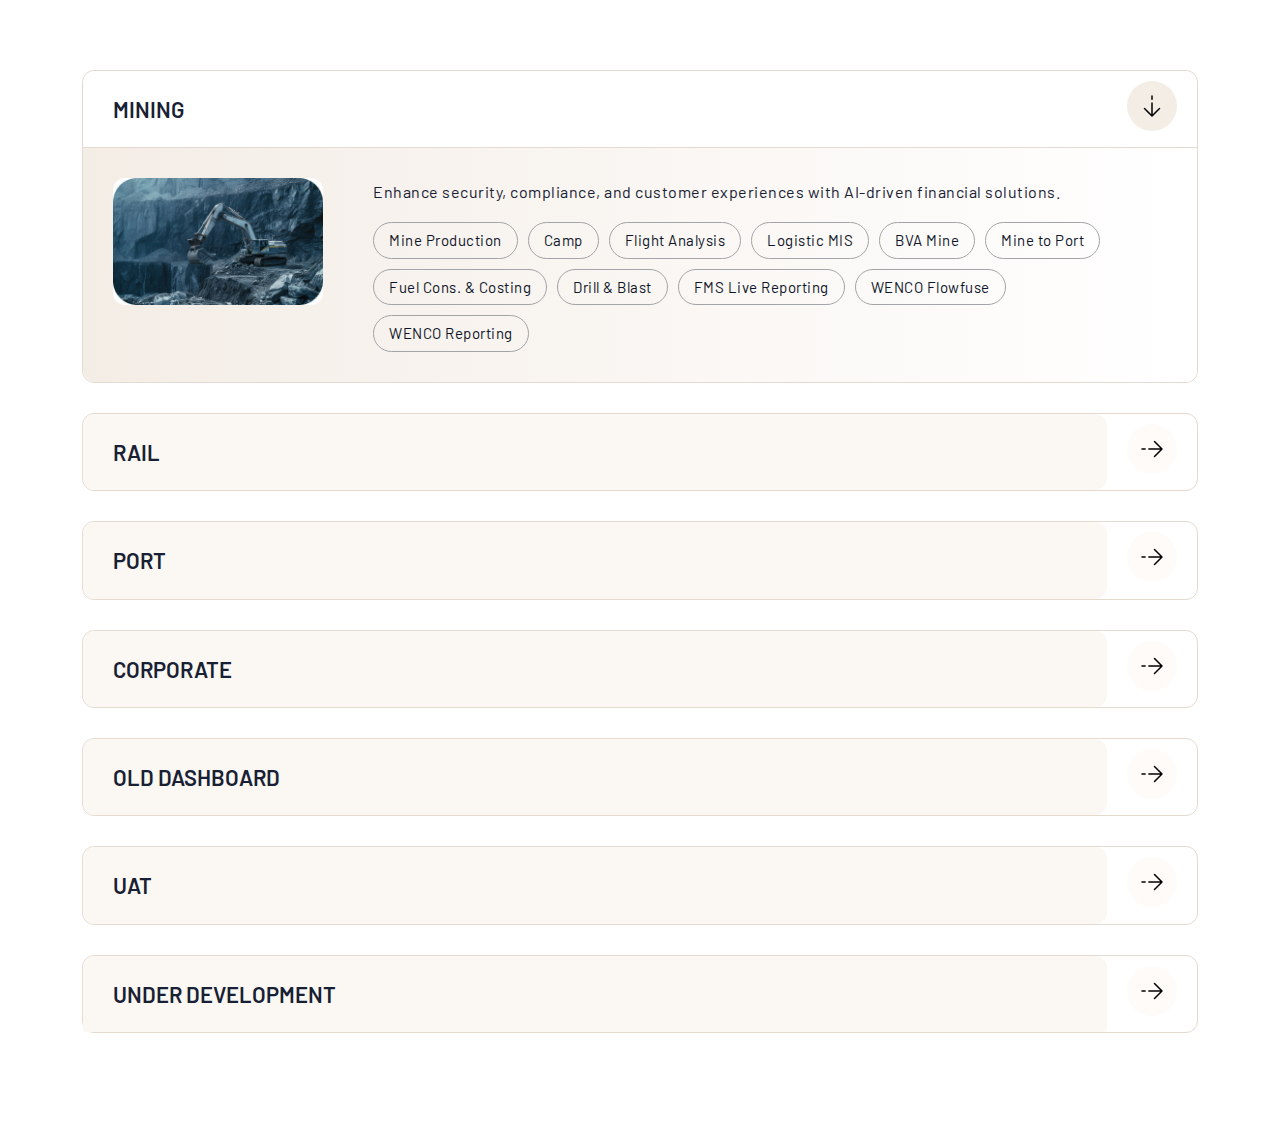
<file: index.html>
<!DOCTYPE html>
<html lang="en">
<head>
<title>Welcome to Atqor.ca New Design</title>
<meta charset="utf-8">
<meta http-equiv="X-UA-Compatible" content="IE=edge">
<meta content="width=device-width, initial-scale=1.0, maximum-scale=1.0, user-scalable=0" name="viewport">

<!--google/webkitt fonts embeddeds here-->
<link href="https://fonts.googleapis.com/css2?family=Barlow:ital,wght@0,100;0,200;0,300;0,400;0,500;0,600;0,700;0,800;0,900;1,100;1,200;1,300;1,400;1,500;1,600;1,700;1,800;1,900&display=swap" rel="stylesheet">
<!--google/webkitt fonts embeddeds here-->

<!--css styles starts-->
<link rel="stylesheet" href="css/bootstrap.min.css">
<link rel="stylesheet" type="text/css" href="css/accordion-style.css">
<!--css styles ends-->

</head>
<body data-theme="light">
<div class="page-wrap">
	
	<section class="industries-sec cf">
		<div class="container">
				<div class="accordion" id="accordion-industries">
					<div class="accordion-item">
						<h3 class="accordion-header" id="banking-finance-heading">
							<button class="accordion-button" type="button" data-bs-toggle="collapse" data-bs-target="#banking-finance-collapse" aria-expanded="true" aria-controls="banking-finance-collapse">
								Mining <i><img src="images/rgt-arrow-line.svg"></i>
							</button>
						</h3>
						<div id="banking-finance-collapse" class="accordion-collapse collapse show" aria-labelledby="banking-finance-heading" data-bs-parent="#accordion-industries">
							<div class="accordion-body">
								<div class="industry-outer">
									<div class="industries-imgs">
										<picture>
											<img src="images/min-pic.jpg" alt="AI / ML Technologies">
										</picture>
									</div>
									<div class="industries-info">
										<p>Enhance security, compliance, and customer experiences with AI-driven financial solutions.</p>
										<ul>
											<li>
												<a href="">Mine Production</a>
											</li>
											<li>
												<a href="">Camp</a>
											</li>
											<li>
												<a href="">Flight Analysis</a>
											</li>
											<li>
												<a href="">Logistic MIS</a>
											</li>
											<li>
												<a href="">BVA Mine</a>
											</li>
											<li>
												<a href="">Mine to Port</a>
											</li>
											<li>
												<a href="">Fuel Cons. & Costing</a>
											</li>
											<li>
												<a href="">Drill & Blast</a>
											</li>
											<li>
												<a href="">FMS Live Reporting</a>
											</li>
											<li>
												<a href="">WENCO Flowfuse</a>
											</li>
											<li>
												<a href="">WENCO Reporting</a>
											</li>
										</ul>
									</div>
								</div>
							</div>
						</div>
					</div>
					<div class="accordion-item">
						<h3 class="accordion-header" id="commuunication-media-heading">
							<button class="accordion-button collapsed" type="button" data-bs-toggle="collapse" data-bs-target="#commuunication-media-collapse" aria-expanded="false" aria-controls="commuunication-media-collapse">
								Rail<i><img src="images/rgt-arrow-line.svg"></i>
							</button>
						</h3>
						<div id="commuunication-media-collapse" class="accordion-collapse collapse" aria-labelledby="commuunication-media-heading" data-bs-parent="#accordion-industries">
							<div class="accordion-body">
								<div class="industry-outer">
									<div class="industries-imgs">
										<picture>
											
											<img src="images/min-pic.jpg" alt="AI / ML Technologies">
										</picture>
									</div>
									<div class="industries-info">
										<p>Transform engagement with digital solutions for content delivery and audience analytics.</p>
										<ul>
											<li>
												<a href="">Rail Operations ( Old )</a>
											</li>
											<li>
												<a href="">Rail Ops. ( New )</a>
											</li>
											<li>
												<a href="">HSQT</a>
											</li>
											<li>
												<a href="">Asset Health</a>
											</li>
											<li>
												<a href="">BVA Rail</a>
											</li>
											<li>
												<a href="">Fuel Rail</a>
											</li>
										</ul>
									</div>
								</div>
							</div>
						</div>
					</div>
					<div class="accordion-item">
						<h3 class="accordion-header" id="education-heading">
							<button class="accordion-button collapsed" type="button" data-bs-toggle="collapse" data-bs-target="#education-collapse" aria-expanded="false" aria-controls="education-collapse">
								Port <i><img src="images/rgt-arrow-line.svg"></i>
							</button>
						</h3>
						<div id="education-collapse" class="accordion-collapse collapse" aria-labelledby="education-heading" data-bs-parent="#accordion-industries">
							<div class="accordion-body">
								<div class="industry-outer">
									<div class="industries-imgs">
										<picture>
											
											<img src="images/min-pic.jpg" alt="AI / ML Technologies">
										</picture>
									</div>
									<div class="industries-info">
										<p>Empower learning with digital classrooms, AI-driven analytics, and secure cloud solutions.</p>
										<ul>
											<li>
												<a href="">Sales</a>
											</li>
											<li>
												<a href="">Finance</a>
											</li>
										</ul>
									</div>
								</div>
							</div>
						</div>
					</div>
					<div class="accordion-item">
						<h3 class="accordion-header" id="government-heading">
							<button class="accordion-button collapsed" type="button" data-bs-toggle="collapse" data-bs-target="#government-collapse" aria-expanded="false" aria-controls="government-collapse">
								Corporate <i><img src="images/rgt-arrow-line.svg"></i>
							</button>
						</h3>
						<div id="government-collapse" class="accordion-collapse collapse" aria-labelledby="government-heading" data-bs-parent="#accordion-industries">
							<div class="accordion-body">
								<div class="industry-outer">
									<div class="industries-imgs">
										<picture>
											
											<img src="images/min-pic.jpg" alt="AI / ML Technologies">
										</picture>
									</div>
									<div class="industries-info">
										<p>Modernize public services with secure, scalable, and citizen-centric digital solutions.</p>
										<ul>
											<li>
												<a href="">Commercial Dashboard</a>
											</li>
											<li>
												<a href="">PMO Dashboard</a>
											</li>
											<li>
												<a href="">Usage Metrics</a>
											</li>
											<li>
												<a href="">Information Technology</a>
											</li>
										</ul>
									</div>
								</div>
							</div>
						</div>
					</div>
					<div class="accordion-item">
						<h3 class="accordion-header" id="healthcare-heading">
							<button class="accordion-button collapsed" type="button" data-bs-toggle="collapse" data-bs-target="#healthcare-collapse" aria-expanded="false" aria-controls="healthcare-collapse">
								Old Dashboard <i><img src="images/rgt-arrow-line.svg"></i>
							</button>
						</h3>
						<div id="healthcare-collapse" class="accordion-collapse collapse" aria-labelledby="healthcare-heading" data-bs-parent="#accordion-industries">
							<div class="accordion-body">
								<div class="industry-outer">
									<div class="industries-imgs">
										<picture>
											
											<img src="images/min-pic.jpg" alt="AI / ML Technologies">
										</picture>
									</div>
									<div class="industries-info">
										<p>Improve patient care and operational efficiency with AI-powered healthcare solutions.</p>
										<ul>
											<li>
												<a href="">Production Old</a>
											</li>
											<li>
												<a href="">Flight Old</a>
											</li>
											<li>
												<a href="">Rail Operational Old</a>
											</li>
											<li>
												<a href="">Mining BVA Old</a>
											</li>
										</ul>
									</div>
								</div>
							</div>
						</div>
					</div>
					<div class="accordion-item">
						<h3 class="accordion-header" id="hospitality-heading">
							<button class="accordion-button collapsed" type="button" data-bs-toggle="collapse" data-bs-target="#hospitality-collapse" aria-expanded="false" aria-controls="hospitality-collapse">
								UAT <i><img src="images/rgt-arrow-line.svg"></i>
							</button>
						</h3>
						<div id="hospitality-collapse" class="accordion-collapse collapse" aria-labelledby="hospitality-heading" data-bs-parent="#accordion-industries">
							<div class="accordion-body">
								<div class="industry-outer">
									<div class="industries-imgs">
										<picture>
											
											<img src="images/min-pic.jpg" alt="AI / ML Technologies">
										</picture>
									</div>
									<div class="industries-info">
										<p>Elevate guest experiences with smart automation and data-driven personalization.</p>
										<ul>
											<li>
												<a href="">HR Dashboard</a>
											</li>
											<li>
												<a href="">Mine OPS KPI Card</a>
											</li>
										</ul>
									</div>
								</div>
							</div>
						</div>
					</div>
					<div class="accordion-item">
						<h3 class="accordion-header" id="manufacturing-heading">
							<button class="accordion-button collapsed" type="button" data-bs-toggle="collapse" data-bs-target="#manufacturing-collapse" aria-expanded="false" aria-controls="manufacturing-collapse">
								Under Development <i><img src="images/rgt-arrow-line.svg"></i>
							</button>
						</h3>
						<div id="manufacturing-collapse" class="accordion-collapse collapse" aria-labelledby="manufacturing-heading" data-bs-parent="#accordion-industries">
							<div class="accordion-body">
								<div class="industry-outer">
									<div class="industries-imgs">
										<picture>
											
											<img src="images/min-pic.jpg" alt="AI / ML Technologies">
										</picture>
									</div>
									<div class="industries-info">
										<p>Drive efficiency and innovation with intelligent supply chain and automation solutions.</p>
										<ul>
											<li>
												<a href="">MSC Costing</a>
											</li>
											<li>
												<a href="">Monthly India MIS</a>
											</li>
											<li>
												<a href="">CEO Daily</a>
											</li>
										</ul>
									</div>
								</div>
							</div>
						</div>
					</div>
			    </div>
		</div>
	</section>
	
</div>

<!--footer ends here--> 
<!--common jquery starts--> 
<script src="js/jquery.min.js"></script> 
<script src="js/popper.min.js"></script>
<script src="js/bootstrap.min.js"></script> 

<script>
	
</script>
</body>
</html>
</file>
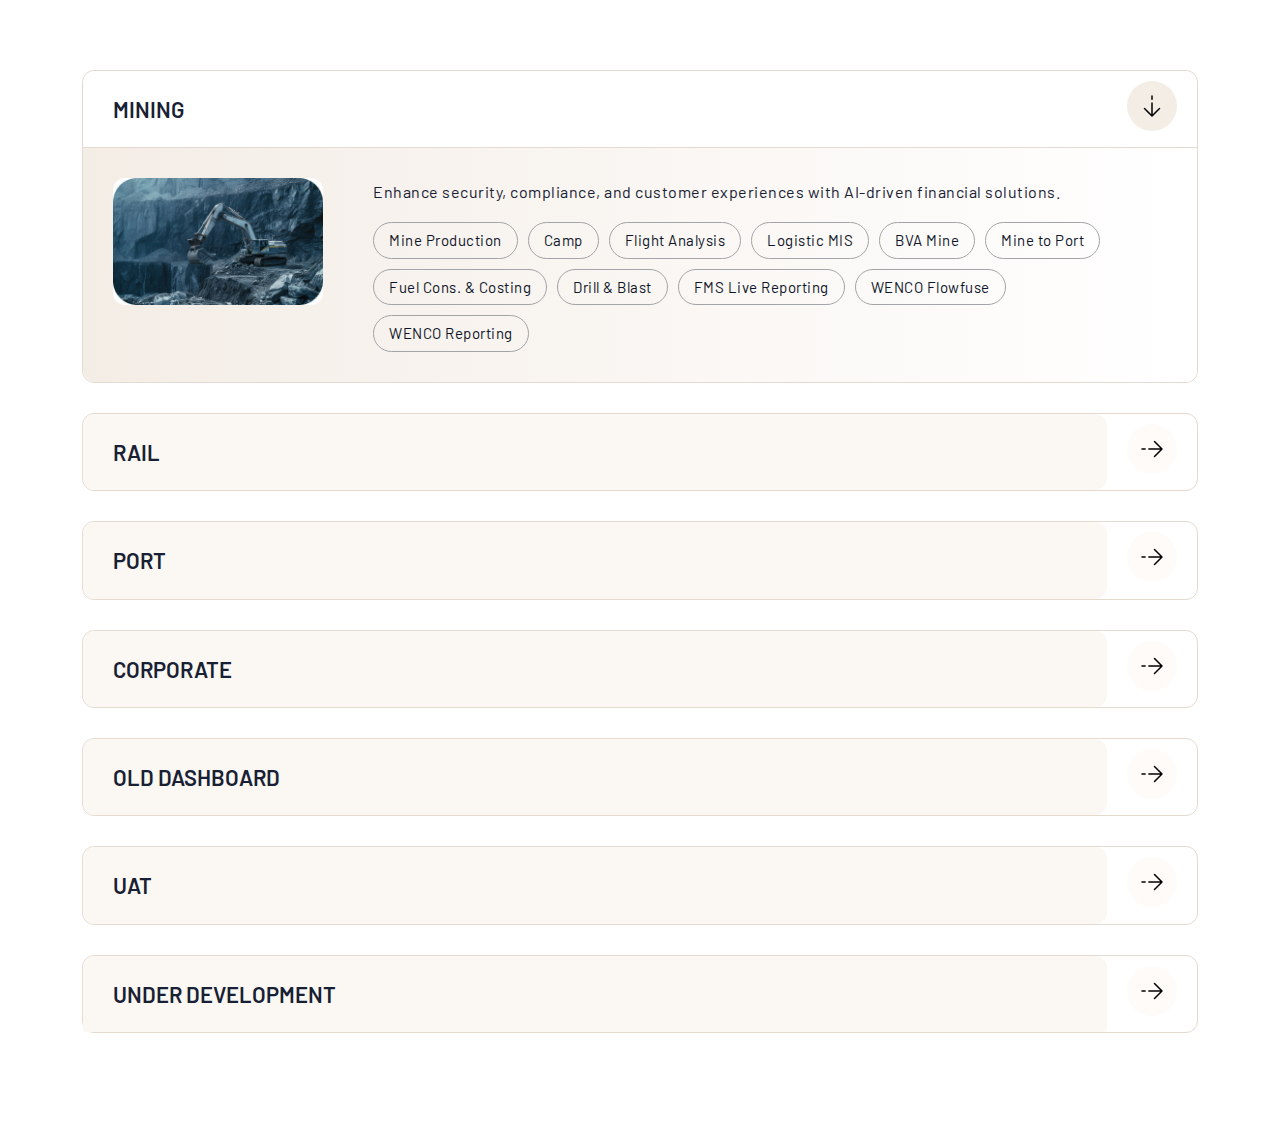
<file: accordion-html.html>
<!DOCTYPE html>
<html lang="en">
<head>
<title>Welcome to Atqor.ca New Design</title>
<meta charset="utf-8">
<meta http-equiv="X-UA-Compatible" content="IE=edge">
<meta content="width=device-width, initial-scale=1.0, maximum-scale=1.0, user-scalable=0" name="viewport">

<!--google/webkitt fonts embeddeds here-->
<link href="https://fonts.googleapis.com/css2?family=Barlow:ital,wght@0,100;0,200;0,300;0,400;0,500;0,600;0,700;0,800;0,900;1,100;1,200;1,300;1,400;1,500;1,600;1,700;1,800;1,900&display=swap" rel="stylesheet">
<!--google/webkitt fonts embeddeds here-->

<!--css styles starts-->
<link rel="stylesheet" href="css/bootstrap.min.css">
<link rel="stylesheet" type="text/css" href="css/accordion-style.css">
<!--css styles ends-->

</head>
<body data-theme="light">
<div class="page-wrap">
	
	<section class="industries-sec cf">
		<div class="container">
				<div class="accordion" id="accordion-industries">
					<div class="accordion-item">
						<h3 class="accordion-header" id="banking-finance-heading">
							<button class="accordion-button" type="button" data-bs-toggle="collapse" data-bs-target="#banking-finance-collapse" aria-expanded="true" aria-controls="banking-finance-collapse">
								Mining <i><img src="images/rgt-arrow-line.svg"></i>
							</button>
						</h3>
						<div id="banking-finance-collapse" class="accordion-collapse collapse show" aria-labelledby="banking-finance-heading" data-bs-parent="#accordion-industries">
							<div class="accordion-body">
								<div class="industry-outer">
									<div class="industries-imgs">
										<picture>
											<img src="images/min-pic.jpg" alt="AI / ML Technologies">
										</picture>
									</div>
									<div class="industries-info">
										<p>Enhance security, compliance, and customer experiences with AI-driven financial solutions.</p>
										<ul>
											<li>
												<a href="">Mine Production</a>
											</li>
											<li>
												<a href="">Camp</a>
											</li>
											<li>
												<a href="">Flight Analysis</a>
											</li>
											<li>
												<a href="">Logistic MIS</a>
											</li>
											<li>
												<a href="">BVA Mine</a>
											</li>
											<li>
												<a href="">Mine to Port</a>
											</li>
											<li>
												<a href="">Fuel Cons. & Costing</a>
											</li>
											<li>
												<a href="">Drill & Blast</a>
											</li>
											<li>
												<a href="">FMS Live Reporting</a>
											</li>
											<li>
												<a href="">WENCO Flowfuse</a>
											</li>
											<li>
												<a href="">WENCO Reporting</a>
											</li>
										</ul>
									</div>
								</div>
							</div>
						</div>
					</div>
					<div class="accordion-item">
						<h3 class="accordion-header" id="commuunication-media-heading">
							<button class="accordion-button collapsed" type="button" data-bs-toggle="collapse" data-bs-target="#commuunication-media-collapse" aria-expanded="false" aria-controls="commuunication-media-collapse">
								Rail<i><img src="images/rgt-arrow-line.svg"></i>
							</button>
						</h3>
						<div id="commuunication-media-collapse" class="accordion-collapse collapse" aria-labelledby="commuunication-media-heading" data-bs-parent="#accordion-industries">
							<div class="accordion-body">
								<div class="industry-outer">
									<div class="industries-imgs">
										<picture>
											
											<img src="images/min-pic.jpg" alt="AI / ML Technologies">
										</picture>
									</div>
									<div class="industries-info">
										<p>Transform engagement with digital solutions for content delivery and audience analytics.</p>
										<ul>
											<li>
												<a href="">Rail Operations ( Old )</a>
											</li>
											<li>
												<a href="">Rail Ops. ( New )</a>
											</li>
											<li>
												<a href="">HSQT</a>
											</li>
											<li>
												<a href="">Asset Health</a>
											</li>
											<li>
												<a href="">BVA Rail</a>
											</li>
											<li>
												<a href="">Fuel Rail</a>
											</li>
										</ul>
									</div>
								</div>
							</div>
						</div>
					</div>
					<div class="accordion-item">
						<h3 class="accordion-header" id="education-heading">
							<button class="accordion-button collapsed" type="button" data-bs-toggle="collapse" data-bs-target="#education-collapse" aria-expanded="false" aria-controls="education-collapse">
								Port <i><img src="images/rgt-arrow-line.svg"></i>
							</button>
						</h3>
						<div id="education-collapse" class="accordion-collapse collapse" aria-labelledby="education-heading" data-bs-parent="#accordion-industries">
							<div class="accordion-body">
								<div class="industry-outer">
									<div class="industries-imgs">
										<picture>
											
											<img src="images/min-pic.jpg" alt="AI / ML Technologies">
										</picture>
									</div>
									<div class="industries-info">
										<p>Empower learning with digital classrooms, AI-driven analytics, and secure cloud solutions.</p>
										<ul>
											<li>
												<a href="">Sales</a>
											</li>
											<li>
												<a href="">Finance</a>
											</li>
										</ul>
									</div>
								</div>
							</div>
						</div>
					</div>
					<div class="accordion-item">
						<h3 class="accordion-header" id="government-heading">
							<button class="accordion-button collapsed" type="button" data-bs-toggle="collapse" data-bs-target="#government-collapse" aria-expanded="false" aria-controls="government-collapse">
								Corporate <i><img src="images/rgt-arrow-line.svg"></i>
							</button>
						</h3>
						<div id="government-collapse" class="accordion-collapse collapse" aria-labelledby="government-heading" data-bs-parent="#accordion-industries">
							<div class="accordion-body">
								<div class="industry-outer">
									<div class="industries-imgs">
										<picture>
											
											<img src="images/min-pic.jpg" alt="AI / ML Technologies">
										</picture>
									</div>
									<div class="industries-info">
										<p>Modernize public services with secure, scalable, and citizen-centric digital solutions.</p>
										<ul>
											<li>
												<a href="">Commercial Dashboard</a>
											</li>
											<li>
												<a href="">PMO Dashboard</a>
											</li>
											<li>
												<a href="">Usage Metrics</a>
											</li>
											<li>
												<a href="">Information Technology</a>
											</li>
										</ul>
									</div>
								</div>
							</div>
						</div>
					</div>
					<div class="accordion-item">
						<h3 class="accordion-header" id="healthcare-heading">
							<button class="accordion-button collapsed" type="button" data-bs-toggle="collapse" data-bs-target="#healthcare-collapse" aria-expanded="false" aria-controls="healthcare-collapse">
								Old Dashboard <i><img src="images/rgt-arrow-line.svg"></i>
							</button>
						</h3>
						<div id="healthcare-collapse" class="accordion-collapse collapse" aria-labelledby="healthcare-heading" data-bs-parent="#accordion-industries">
							<div class="accordion-body">
								<div class="industry-outer">
									<div class="industries-imgs">
										<picture>
											
											<img src="images/min-pic.jpg" alt="AI / ML Technologies">
										</picture>
									</div>
									<div class="industries-info">
										<p>Improve patient care and operational efficiency with AI-powered healthcare solutions.</p>
										<ul>
											<li>
												<a href="">Production Old</a>
											</li>
											<li>
												<a href="">Flight Old</a>
											</li>
											<li>
												<a href="">Rail Operational Old</a>
											</li>
											<li>
												<a href="">Mining BVA Old</a>
											</li>
										</ul>
									</div>
								</div>
							</div>
						</div>
					</div>
					<div class="accordion-item">
						<h3 class="accordion-header" id="hospitality-heading">
							<button class="accordion-button collapsed" type="button" data-bs-toggle="collapse" data-bs-target="#hospitality-collapse" aria-expanded="false" aria-controls="hospitality-collapse">
								UAT <i><img src="images/rgt-arrow-line.svg"></i>
							</button>
						</h3>
						<div id="hospitality-collapse" class="accordion-collapse collapse" aria-labelledby="hospitality-heading" data-bs-parent="#accordion-industries">
							<div class="accordion-body">
								<div class="industry-outer">
									<div class="industries-imgs">
										<picture>
											
											<img src="images/min-pic.jpg" alt="AI / ML Technologies">
										</picture>
									</div>
									<div class="industries-info">
										<p>Elevate guest experiences with smart automation and data-driven personalization.</p>
										<ul>
											<li>
												<a href="">HR Dashboard</a>
											</li>
											<li>
												<a href="">Mine OPS KPI Card</a>
											</li>
										</ul>
									</div>
								</div>
							</div>
						</div>
					</div>
					<div class="accordion-item">
						<h3 class="accordion-header" id="manufacturing-heading">
							<button class="accordion-button collapsed" type="button" data-bs-toggle="collapse" data-bs-target="#manufacturing-collapse" aria-expanded="false" aria-controls="manufacturing-collapse">
								Under Development <i><img src="images/rgt-arrow-line.svg"></i>
							</button>
						</h3>
						<div id="manufacturing-collapse" class="accordion-collapse collapse" aria-labelledby="manufacturing-heading" data-bs-parent="#accordion-industries">
							<div class="accordion-body">
								<div class="industry-outer">
									<div class="industries-imgs">
										<picture>
											
											<img src="images/min-pic.jpg" alt="AI / ML Technologies">
										</picture>
									</div>
									<div class="industries-info">
										<p>Drive efficiency and innovation with intelligent supply chain and automation solutions.</p>
										<ul>
											<li>
												<a href="">MSC Costing</a>
											</li>
											<li>
												<a href="">Monthly India MIS</a>
											</li>
											<li>
												<a href="">CEO Daily</a>
											</li>
										</ul>
									</div>
								</div>
							</div>
						</div>
					</div>
			    </div>
		</div>
	</section>
	
</div>

<!--footer ends here--> 
<!--common jquery starts--> 
<script src="js/jquery.min.js"></script> 
<script src="js/popper.min.js"></script>
<script src="js/bootstrap.min.js"></script> 

<script>
	
</script>
</body>
</html>
</file>
<file: css/accordion-style.css>
:root {
     --ss-body-bg: #ffffff;
     --ss-black-color:  #000000;
     --ss-body-color: #182133;
     --ss-white-color: #ffffff;
     --ss-yellow-color: #F8A829;
     --blue-link-color:  #2432f0;
     --ss-paragraph: #474747;
     --ss-green-color: #00DEA3;
     --ss-client-logo-bg: #F5F5F5;
     --ss-placeholder: #898989;
     --ss-input-color: #3F4B61;
     --ss-input-border: #BCC7D2;
     --ss-footer-bg: #F2F5F6;
     --ss-header-bg: #ffffff;
     --ss-link-nav-hover: #B838A7;
     --ss-button-gradiant:  linear-gradient(180deg, rgba(22,27,136,1) 0%, rgba(56,61,188,1) 100%);
     --ss-button-hover-gradiant:  linear-gradient(180deg, rgba(56,61,188,1) 0%, rgba(22,27,136,1) 100%);
     --ss-gradient: linear-gradient(90deg, #383DBC -6.67%, #753DB0 20.75%, #B33DA3 50.45%, #DB11C0 77.87%, #FE5C5D 107.58%);
     --ss-service-gradiant-bg:    linear-gradient(86deg, rgba(255,255,255,0) 0%, rgba(255,255,255,0.5) 60%, rgba(216,235,250,0.8) 100%);
     --ss-core-service-bg:   #F5FCFF;
     --ss-client-bg: #F7F7F9;     
     --ss-innovation-color:  #E9ECFC;
     --ss-red-color:        #F20F30;
     --ss-light-gravish-bg:  #F2F2F1;
     --ss-footer-bg:         #F3F3F2;
     --ss-vertical-gradient: linear-gradient(360deg, #383DBC -6.67%, #753DB0 20.75%, #B33DA3 50.45%, #DB11C0 77.87%, #FE5C5D 107.58%);

     --ss-font-common: "Barlow", serif;
     --ss-heading-font-black: 'playfair_displayblack';
     --ss-heading-font-bold: 'playfair_displaybold';
}
 
 html, body {
     height: 100%;
     padding: 0 !important;
}
 body {
     margin: 0;
     padding: 0;
     font-family: var(--ss-font-common);
     font-size: 15px;
     color: var(--ss-body-color);
     -webkit-font-smoothing: subpixel-antialiased;
     -webkit-text-stroke: 1px transparent;
     background-color: var(--ss-body-bg);
     letter-spacing: 0.5px;
}
 .page-wrap {
     min-height: 100%;
     margin-bottom: 0px;
}
 .page-wrap:after {
     content: "";
     display: block;
}
.full-width{width: 100%;}
/*--------------General CSS---------*/
 img {
     border: 0 none;
     max-width: 100%;
     vertical-align: top;
     outline:none;
}
 a {
     outline: none;
     cursor: pointer;
     text-decoration: none;
     -ms-transition: all 0.5s ease-out 0s;
     -webkit-transition: all 0.5s ease-out 0s;
     -moz-transition: all 0.5s ease-out 0s;
     -o-transition: all 0.5s ease-out 0s;
     transition: all 0.5s ease-out 0s;
     color: var(--ss-heading-color);
}
 a:hover, a:focus {
     color: var(--ss-body-color);
     text-decoration: none;
}
 button, input[type="submit"] {
     -ms-transition: all 0.5s ease-out 0s;
     -webkit-transition: all 0.5s ease-out 0s;
     -moz-transition: all 0.5s ease-out 0s;
     -o-transition: all 0.5s ease-out 0s;
     transition: all 0.5s ease-out 0s;
}
 p {
     line-height: 20px;
     color: var(--ss-body-color);
     line-height: 24px;
}
 h1 {
     font-size: 80px;
     margin: 15px 0px;
     font-family: var(--ss-heading-font-black);
     font-weight: 600;
}
 h2 {
     font-size: 40px;
     margin: 15px 0px;
     font-family: var(--ss-heading-font-black);
     font-weight: 600;
}
 h3 {
     font-size: 24px;
     margin: 15px 0px;
     font-family: var(--ss-heading-font-black);
     font-weight: 600;
}
 h4 {
     font-size: 18px;
     margin: 15px 0px;
     font-family: var(--ss-heading-font-black);
     font-weight: 600;
}
 h5 {
     font-size: 14px;
     margin: 15px 0px;
     font-family: var(--ss-heading-font-black);
     font-weight: 600;
}
/*-----------------------main styles starts here-----------------------------------------------*/
 ul {
     margin: 0;
     padding: 0;
     list-style-type: none;
}
 label {
     font-size: 14px;
     color: var(--ss-paragraph);
     font-weight:400;
}
 input[type="text"], input[type="password"], input[type="email"], input[type="number"], textarea, select {
     border: 1px solid var(--ss-input-border);
     font-size: 18px;
     color: var(--ss-input-color);
     padding: 15px;
     width: 100%;
     -webkit-box-shadow: none;
     -webkit-appearance: none;
     font-weight: 400;
}
textarea {
     font-size: 18px !important;
 }

 input[type="text"]:focus, input[type="password"]:focus, input[type="email"]:focus, input[type="number"]:focus, textarea:focus, select:focus {
     border-color: var(--ss-heading-color);
     box-shadow: none;
     outline: none;
}
 .dark-select-control, .dark-form-control{
    border: 1px solid var(--ss-input-border);
     border-radius: 8px;
     line-height: 1;
     color: var(--ss-input-color);
     font-weight: 400;
     box-shadow: none;
     outline: 0;
     width: 100%;
     padding:12px 15px;
}
 .dark-form-control:focus{
    border-color: var(--ss-heading-color)
}
/*===================================== PLACE HOLDER CSSS START HERE ====================================*/
 input::-webkit-input-placeholder {
     color:var(--ss-body-color);
     font-weight: 400;
     font-family: var(--ss-font-common);
}
 input::-moz-placeholder {
     color:var(--ss-body-color);
     font-weight: 400;
     font-family: var(--ss-font-common);
}
 input::-ms-placeholder {
     color:var(--ss-body-color);
     font-weight: 400;
     font-family: var(--ss-font-common);
}
 input.textbox::-ms-input-placeholder {
     color:var(--ss-body-color);
     font-weight: 400;
     font-family: var(--ss-font-common);
}
 input.textbox::-ms-input-placeholder {
     color:var(--ss-body-color);
     font-weight: 400;
     font-family: var(--ss-font-common);
}
 input::-webkit-input-placeholder {
     color:var(--ss-body-color);
     font-weight: 400;
     font-family: var(--ss-font-common);
}
 input::-moz-placeholder {
     color:var(--ss-body-color);
     font-weight: 400;
     font-family: var(--ss-font-common);
}
 input::-ms-placeholder {
     color:var(--ss-body-color);
     font-weight: 400;
     font-family: var(--ss-font-common);
}
 input.textbox::-ms-input-placeholder {
     color:var(--ss-body-color);
     font-weight: 400;
     font-family: var(--ss-font-common);
}
 input.textbox::-ms-input-placeholder {
     color:var(--ss-placeholder);
     font-weight: 400;
     font-family: var(--ss-font-common);
}

textarea::-webkit-input-placeholder {
     color:var(--ss-placeholder) !important;
     font-weight: 400;
     font-family: var(--ss-font-common);
     opacity: 1 !important; /* Ensure it's fully visible */
}
     
textarea:-moz-placeholder { /* Firefox 18- */
    color:var(--ss-placeholder) !important;
     font-weight: 400;
     font-family: var(--ss-font-common);
     opacity:  !important1; /* Ensure it's fully visible */
}
     
textarea::-input-placeholder {  /* Firefox 19+ */
    color:var(--ss-placeholder) !important;
     font-weight: 400;
     font-family: var(--ss-font-common);
     opacity:  !important1; /* Ensure it's fully visible */
}
     
textarea:-ms-input-placeholder {
     color:var(--ss-placeholder) !important;
     font-weight: 400;
     font-family: var(--ss-font-common);
     opacity: 1 !important; /* Ensure it's fully visible */
}
input[type="submit"], button{box-shadow:none; outline:0; outline-offset:0; border: none;}
 .cf:before, .cf:after {
     content: "";
     display: table 
}
 .cf:after {
     clear: both;
}
 .cf {
    /*zoom:1;
    */
}
/*===================================== PLACE HOLDER CSSS END HERE ====================================*/
 

 .industries-sec {
     width: 100%;
     padding: 70px 0;
 }
 .industries-sec p{
     font-size: 24px;
}
.industries-sec .accordion-body{
     padding-top: 0;
     padding-bottom: 0;
     padding: 0;
}
 .industries-sec .accordion-item{
     background-color: transparent;
     border: 1px solid #E5DACF;
     margin-bottom: 30px;
     border-radius: 12px;
 }
 .industries-sec .accordion-header{
     margin:0;
     font-size: 26px;
     font-family: var(--ss-font-common);
 }
 .industries-sec .accordion-header i{
     width: 50px;
     height: 50px;
     border-radius: 100px;
     text-align: center;
     background-color: #FEFBF9;
     position: absolute;
     right: -70px;
    top: 10px;
    padding: 10px 0;
 }
  .industries-sec .accordion-header [aria-expanded="true"] i{
    transform: rotate(90deg);
    right: 20px;
    background-color: #f4ede6;
  }
  .industries-sec .accordion-button[aria-expanded="true"]{
    background-color: #fff;
    border-radius: 12px;
    width: 100%;
  }
   .industries-sec .collapse, .industries-sec .collapsing{
        background-color: #F4EDE6;
        border-top: 1px solid #E5DACF;
        background: linear-gradient(90deg, rgba(244, 237, 230, 1) 0%, rgb(255 255 255) 100%);
        border-radius: 0 0 12px 12px;
   }
 .industries-sec .accordion-button{
     color: var(--ss-body-color);
     background-color: #FBF7F3;
     box-shadow: none;
     font-size: 22px;
     font-weight: 600;
     padding: 25px 30px;
     text-transform: uppercase;
     width: calc(100% - 90px);
     border-radius: 12px;
 }
 .industries-sec  .accordion-button::after{
     font-size: 20px;
     font-weight: normal;
     /*font-family: 'atqor-font' !important;   
     content: "\e901";
     background-color: var(--ss-white-color);
     border: 1px solid var(--blue-link-color);*/
     background-image: none;
     display: none;
     width: 50px;
     height: 50px;
     text-align: center;
     border-radius: 100px;
     padding: 10px 0;
     /*transform: rotate(45deg);
     -ms-transform: rotate(45deg);
     -moz-transform: rotate(45deg);
     -webkit-transform: rotate(45deg);*/
 }
 .industries-sec .accordion-button:not(.collapsed)::after{
     background-image: none;
     /*transform: rotate(-45deg);
     -webkit-transform: rotate(-45deg);
     -moz-transform: rotate(-45deg);
     -ms-transform: rotate(-45deg);*/
     display: none;
 }
 .industry-outer{
     display: flex;
     width: 100%;
     padding: 30px;
 }
.industries-imgs{
     width: 210px;
}
.industries-imgs picture, .industries-imgs figure{
     display: block;
     border-radius: 22px;
     margin:0;
}
.industries-imgs picture img, .industries-imgs figure img{
     border-radius: 12px;
}
.industries-info{
     width: calc(100% - 210px);
     padding: 0 20px 0 50px;
}
.industries-info p{
     font-size: 16px;
     line-height: 28px;
}

.journey-start-sec{
     padding: 70px 0;
     width: 100%;
     position: relative;
     background-color: var(--ss-light-gravish-bg);
     background-repeat: no-repeat;
     background-position:right -3px;
     background-size: 60%;
}
.letsconnect-sec{
     padding: 50px 0;
     width: 100%;
     position: relative;
     background-repeat: no-repeat;
     background-position:top right;
     background-size: cover;
}

.industries-info ul {
    display: flex;
    flex-wrap: wrap;
    gap: 10px;
}
.industries-info ul li {
    display: flex;
}
.industries-info ul li a {
    color: #0E1529;
    border: 1px solid #a3a4a7;
    border-radius: 100px;
    padding: 6px 15px;
}
.industries-info ul li a:hover {
    background-color: #e5d7c9;
}
</file>
